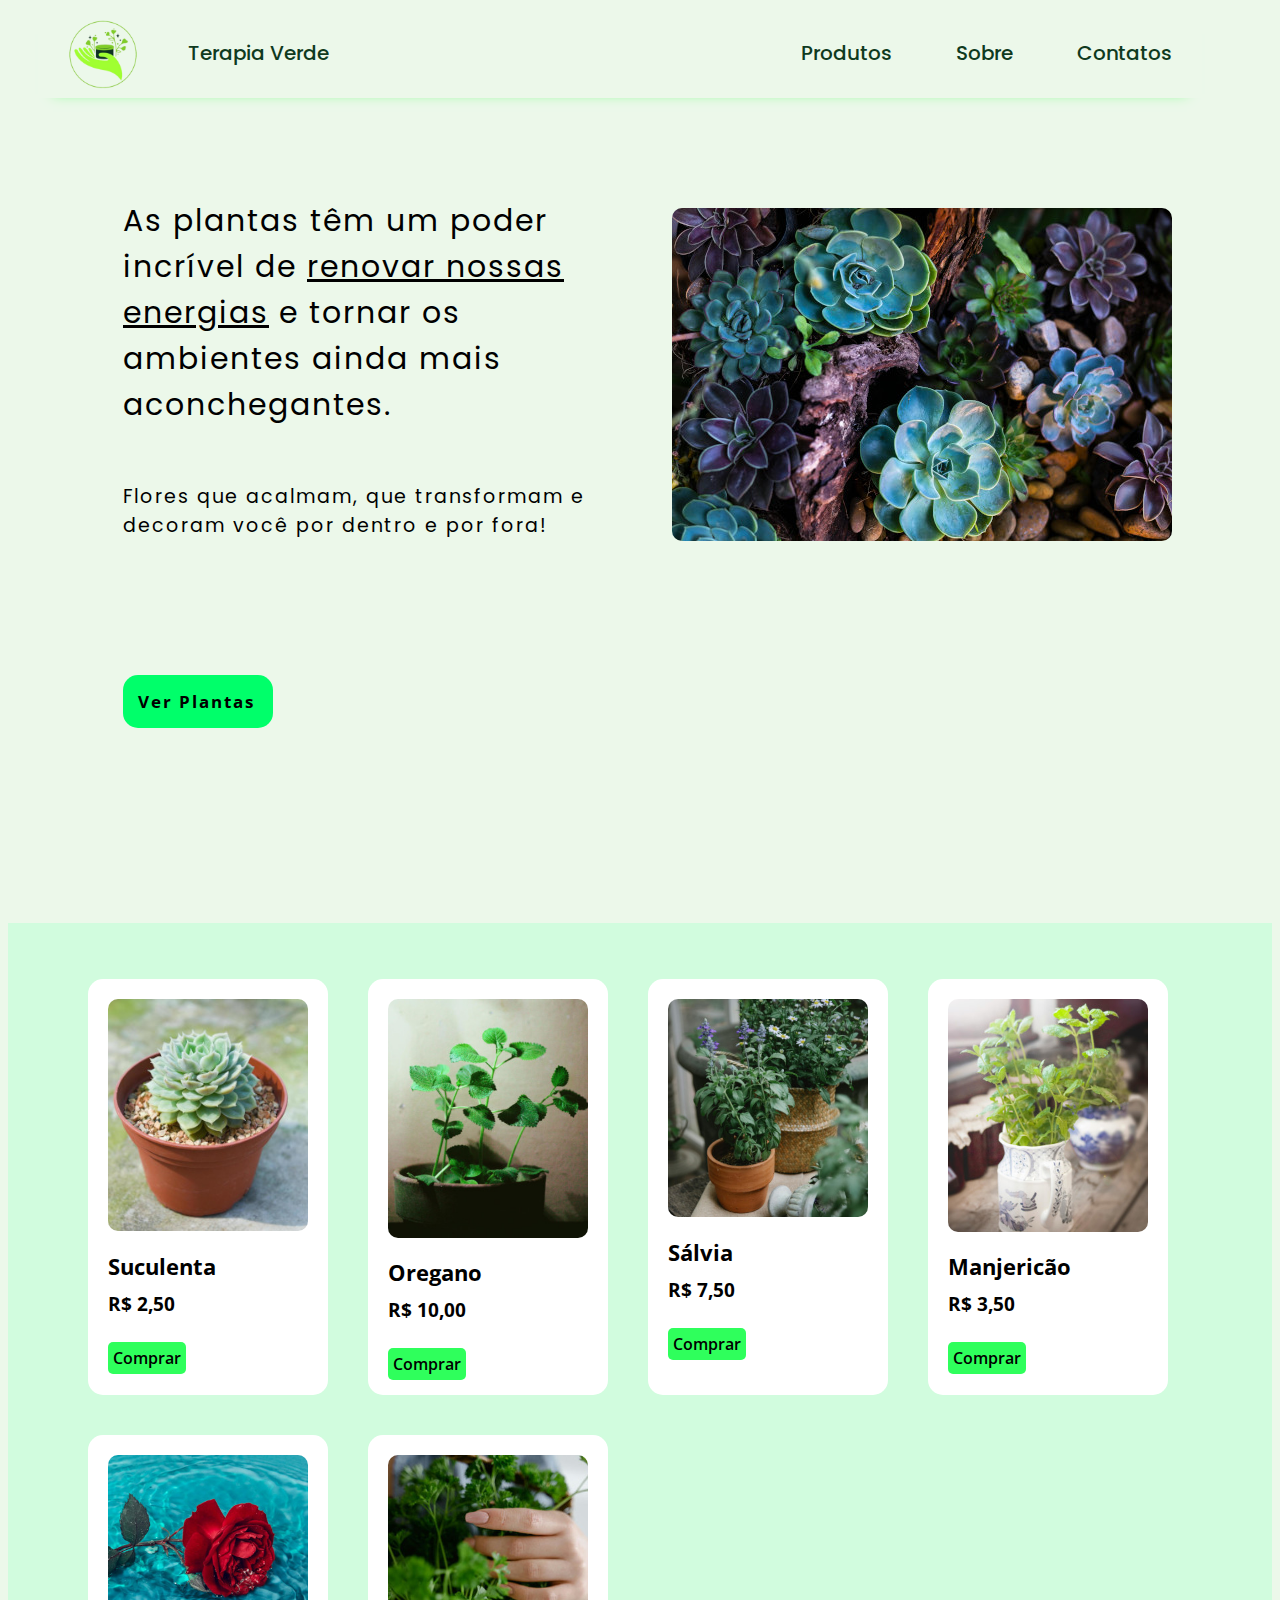
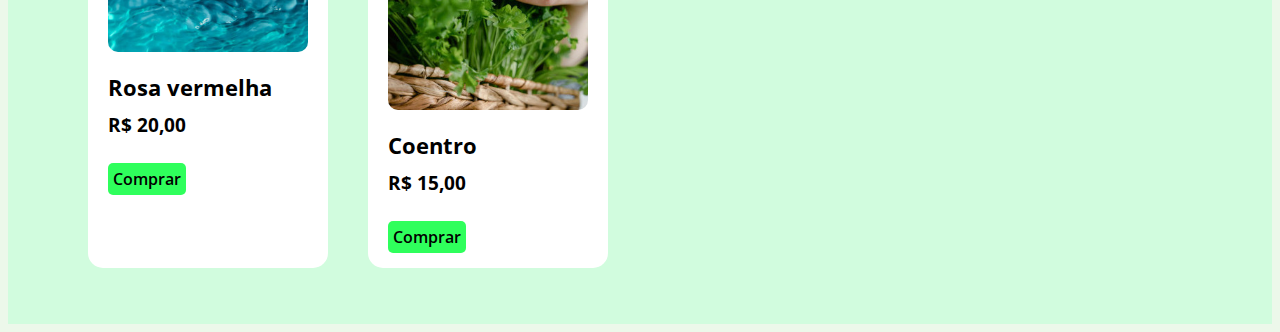
<file: index.html>
<!DOCTYPE html>
<html lang="pt-br">
<head>
    <meta charset="UTF-8">
    <meta name="viewport" content="width=device-width, initial-scale=1.0">
    <title>Terapia Verde - Compre plantas para sua casa!</title>
    <meta name="description" content="Onde comprar plantas? Você veio ao lugar certo! mudas de ervas e plantas medicinais, artesanato com vasos, e muitas plantas de sombra para enfeitar sua casa">
    <link rel="shortcut icon" href="./components/images/logo-favicon.ico" type="image/x-icon">
    <link rel="stylesheet" href="./styles/style.css">
</head>

<header id="barra-inicio">

    <div id="logo-texto">
        <img src="./components/images/logo-favicon.ico" alt="Logo site">

        <a href="#">Terapia Verde</a>
    </div>

    <div id="navegacao">
        <ul>
            <li><a href="#produtos-geral">Produtos</a></li>
            <li><a href="./about.html">Sobre</a></li>
            <li><a href="./contacts.html">Contatos</a></li>
        </ul>
    </div>
</header>

<body>
    <div id="inicial">

        <div id="informacoes">
            <h1>As plantas têm um poder incrível de <a href="https://conquistesuavida.com.br/materia/entenda-por-que-cuidar-de-plantas-e-terapeutico-e-bom-para-o-seu-bem-estar/" target="_blank">renovar nossas energias</a> e tornar os ambientes ainda mais aconchegantes.</h1>
            <p>Flores que acalmam, que transformam e decoram você por dentro e por fora!</p>
            <a id="plantas" href="#produtos-geral">Ver Plantas</a></div>
            
        <img src="./components/images/foto-capa-site.jpg" alt="Foto-site">

    </div>

    <div id="produtos-geral">

        <ul id="produtos-lista">
            <li>
                <img src="./components/images/suculenta-site.jpg" alt="">
                <h1>Suculenta</h1>
                <h2>R$ 2,50</h2>
                <a href="https://wa.me/11961968649?text=Olá%20eu%20gostaria%20de%20saber%20sobre%20as%20suculentas!" target="_blank".>Comprar</a>
            </li>
            <li>
                <img src="./components/images/oregano-site.jpg" alt="">
                <h1>Oregano</h1>
                <h2>R$ 10,00</h2>
                <a href="https://wa.me/11961968649?text=Olá%20eu%20gostaria%20de%20saber%20sobre%20o%20oregano!" target="_blank".>Comprar</a>
            </li>
            <li>
                <img src="./components/images/salvia-site.jpg" alt="">
                <h1>Sálvia</h1>
                <h2>R$ 7,50</h2>
                <a href="https://wa.me/11961968649?text=Olá%20eu%20gostaria%20de%20saber%20sobre%20as%20Sálvias!" target="_blank".>Comprar</a>
            </li>
            <li>
                <img src="./components/images/manjericao-site.jpg" alt="">
                <h1>Manjericão</h1>
                <h2>R$ 3,50</h2>
                <a href="https://wa.me/11961968649?text=Olá%20eu%20gostaria%20de%20saber%20sobre%20o%20Menjericão!" target="_blank".>Comprar</a>
            </li>
            <li>
                <img src="./components/images/rosa-site.jpg" alt=""></a>
                <h1>Rosa vermelha</h1>
                <h2>R$ 20,00</h2>
                <a href="https://wa.me/11961968649?text=Olá%20eu%20gostaria%20de%20saber%20sobre%20a%20Rosa vermelha!" target="_blank".>Comprar</a>
            </li>
            <li>
                <img src="./components/images/coentro-site.jpg" alt=""></a>
                <h1>Coentro</h1>
                <h2>R$ 15,00</h2>
                <a href="https://wa.me/11961968649?text=Olá%20eu%20gostaria%20de%20saber%20sobre%20o%20Coentro!" target="_blank".>Comprar</a>
            </li>
        </ul>

    </div>
</body>
</html>
</file>
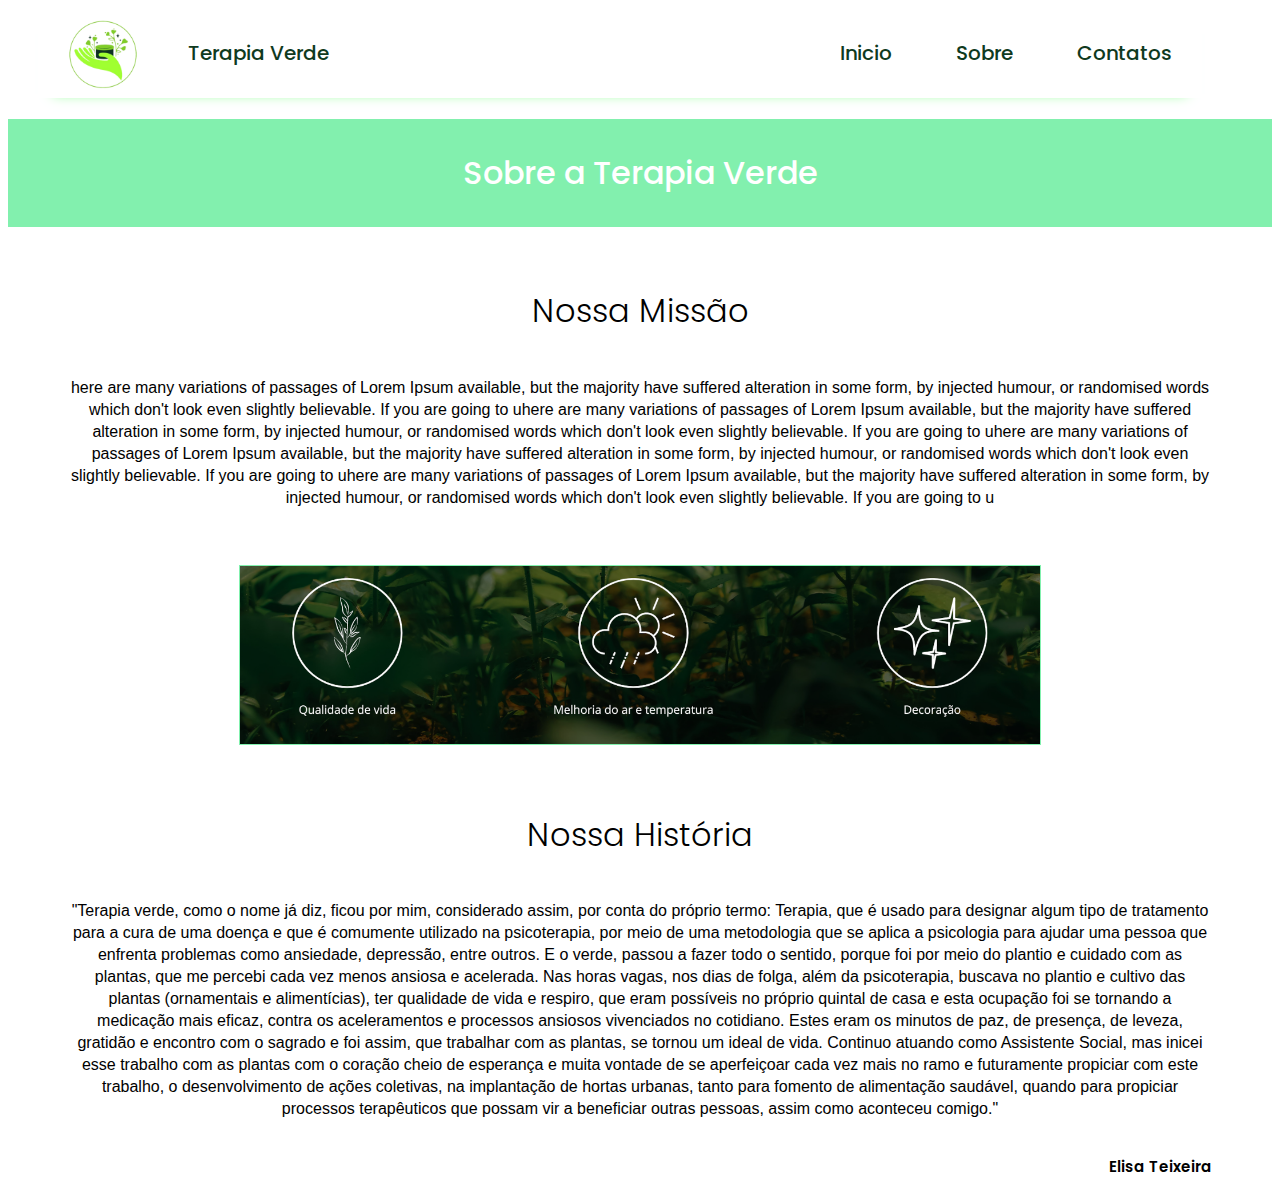
<file: about.html>
<!DOCTYPE html>
<html lang="pr-br">
<head>
    <meta charset="UTF-8">
    <meta name="viewport" content="width=device-width, initial-scale=1.0">
    <title>Terapia Verde - Sobre</title>

    <link rel="shortcut icon" href="./components/images/logo-favicon.ico" type="image/x-icon">

    <link rel="stylesheet" href="./styles/about.css">
    
</head>

<header id="barra-inicio">

    <div id="logo-texto">
        <img src="./components/images/logo-favicon.ico" alt="Logo site">

        <a href="./index.html">Terapia Verde</a>
    </div>

    <div id="navegacao">
        <ul>
            <li><a href="./index.html">Inicio</a></li>
            <li><a href="./about.html">Sobre</a></li>
            <li><a href="./contacts.html">Contatos</a></li>
        </ul>
    </div>
</header>

<body>
        <h1 id="titulo">Sobre a Terapia Verde</h1>

    </div>
    <div id="missao">
        <h1>Nossa Missão</h1>

        <p>here are many variations of passages of Lorem Ipsum available, but the majority have suffered alteration in some form, by injected humour, or randomised words which don't look even slightly believable. If you are going to uhere are many variations of passages of Lorem Ipsum available, but the majority have suffered alteration in some form, by injected humour, or randomised words which don't look even slightly believable. If you are going to uhere are many variations of passages of Lorem Ipsum available, but the majority have suffered alteration in some form, by injected humour, or randomised words which don't look even slightly believable. If you are going to uhere are many variations of passages of Lorem Ipsum available, but the majority have suffered alteration in some form, by injected humour, or randomised words which don't look even slightly believable. If you are going to u</p>

        <img src="./components/images/foto-site-sobre.png" alt="foto com dados aqui">
    </div>
    <div id="historia">
        <h1>Nossa História</h1>

        <p>"Terapia verde, como o nome já diz, ficou por mim, considerado assim, por conta do próprio termo:  Terapia, que é usado para designar algum tipo de tratamento para a cura de uma doença e que é comumente utilizado na psicoterapia, por meio de uma metodologia que se aplica a psicologia para ajudar uma pessoa que enfrenta problemas como ansiedade, depressão, entre outros. E o verde, passou a fazer todo o sentido, porque foi por meio do plantio e cuidado com as plantas, que me percebi cada vez menos ansiosa e acelerada. 
            Nas horas vagas, nos dias de folga, além da psicoterapia, buscava no plantio e cultivo das plantas (ornamentais e alimentícias), ter qualidade de vida e respiro, que eram possíveis no próprio quintal de casa e esta ocupação foi se tornando a medicação mais eficaz, contra os aceleramentos e processos ansiosos vivenciados no cotidiano. Estes eram os minutos de paz, de presença, de leveza, gratidão e encontro com o sagrado e foi assim, que trabalhar com as plantas, se tornou um ideal de vida. 
            Continuo atuando como Assistente Social, mas inicei esse trabalho com as plantas com o coração cheio de esperança e muita vontade de se aperfeiçoar cada vez mais no ramo e futuramente propiciar com este trabalho, o desenvolvimento de ações coletivas, na implantação de hortas urbanas, tanto para fomento de alimentação saudável, quando para propiciar processos terapêuticos que possam vir a beneficiar  outras pessoas, assim como aconteceu comigo."</p>

        <p id="assinatura">Elisa Teixeira</p>
    </div>
</body>
</html>
</file>
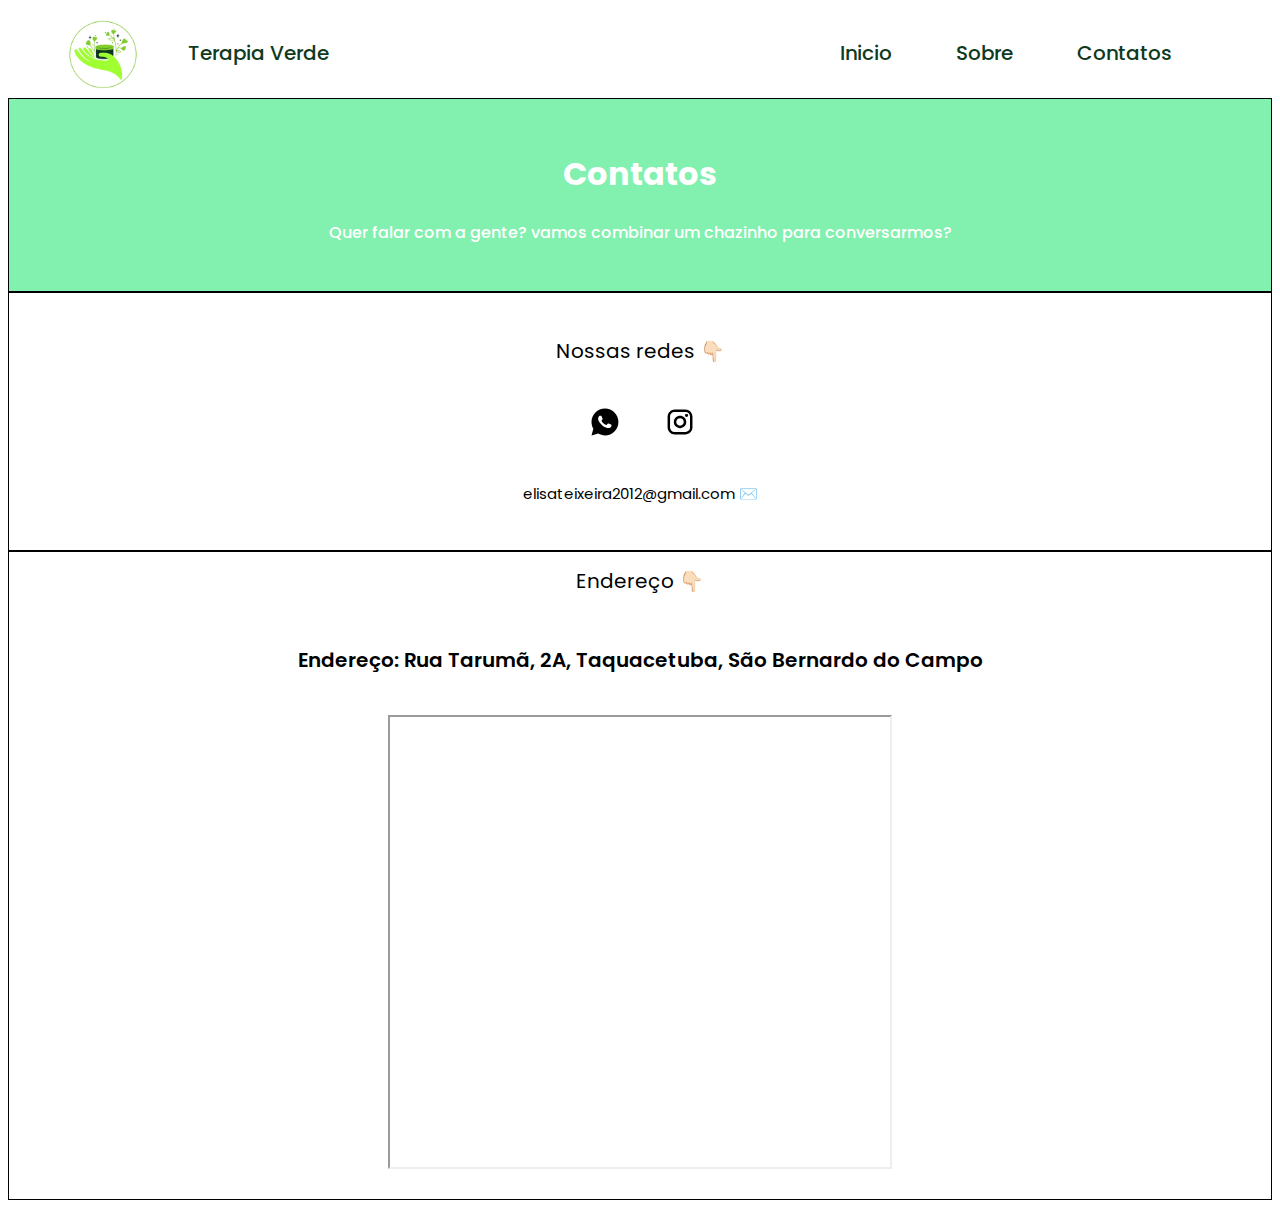
<file: contacts.html>
<!DOCTYPE html>
<html lang="pr-br">
<head>
    <meta charset="UTF-8">
    <meta name="viewport" content="width=device-width, initial-scale=1.0">
    <title>Terapia Verde - Contatos</title>

    <link rel="shortcut icon" href="./components/images/logo-favicon.ico" type="image/x-icon">

    <link rel="stylesheet" href="./styles/contacts.css">

    </style>

</head>

<header id="barra-inicio">

    <div id="logo-texto">
        <img src="./components/images/logo-favicon.ico" alt="Logo site">

        <a href="./index.html">Terapia Verde</a>
    </div>

    <div id="navegacao">
        <ul>
            <li><a href="./index.html">Inicio</a></li>
            <li><a href="./about.html">Sobre</a></li>
            <li><a href="./contacts.html">Contatos</a></li>
        </ul>
    </div>
</header>

<body>
    <div id="titulo">
        <h1>Contatos</h1>

        <p>Quer falar com a gente? vamos combinar um chazinho para conversarmos?</p>
    </div>

    <div id="redes">

        <h1>Nossas redes 👇🏻</h1>

        <ul>
            <li id="pass"><a href="https://wa.me/1161968649" target="_blank"><img src="./components/images/whatsapp-branco.svg" alt="Whatsapp-picture"></a></li>
            <li><a href="https://www.instagram.com/terapia.verde_/" target="_blank"><img src="./components/images/instagram-preto.svg" alt="Instagram-picture"></a></li>
        </ul>

        <p>elisateixeira2012@gmail.com ✉️</p>
    </div>

    <div id="endereco">

        <h1>Endereço 👇🏻</h1>

        <p>Endereço: Rua Tarumã, 2A, Taquacetuba, São Bernardo do Campo</p>

        <iframe src="https://www.google.com/maps/embed?pb=!1m18!1m12!1m3!1d724.2065981040455!2d-46.60338416574705!3d-23.826692952296437!2m3!1f0!2f0!3f0!3m2!1i1024!2i768!4f13.1!3m3!1m2!1s0x94ce39004d8350ab%3A0x55ffa3993e166721!2sElisa%20Plantas!5e0!3m2!1spt-PT!2sbr!4v1714499267920!5m2!1spt-PT!2sbr" width="500" height="450" style="border:3;" allowfullscreen="" loading="lazy" referrerpolicy="no-referrer-when-downgrade"></iframe>
    </div>
</body>
</html>
</file>
<file: styles/style.css>
@import url('https://fonts.googleapis.com/css2?family=Open+Sans:ital,wght@0,300..800;1,300..800&display=swap');

@import url('https://fonts.googleapis.com/css2?family=Poppins:ital,wght@0,100;0,200;0,300;0,400;0,500;0,600;0,700;0,800;0,900;1,100;1,200;1,300;1,400;1,500;1,600;1,700;1,800;1,900&display=swap');

html {
    scroll-behavior: smooth;
}

body {
    background-color: rgb(236, 248, 234);
}

#barra-inicio {
    display: flex;
    justify-content: space-between;
    align-items: center;
    font-family: Poppins;
    box-shadow: 0px 11px 12px -15px rgba(127,255,136,1);
    margin-left: 30px;
    margin-right: 70px;
    height: 90px;
}



#barra-inicio img {
    width: 90px;
    height: 90px;
    text-decoration: underline;
    text-align: center;
    line-height: 55px;
    padding: 20px;
}
#barra-incio #navegacao ul {
    margin: 14px;
}
#barra-inicio #navegacao ul li {
    display: inline;
    padding: 20px;

}

#barra-inicio #navegacao li a {
    font-size: 20px;
    text-transform: capitalize;
    padding: 10px;
    transition: 0.2s;
    text-decoration: none;
    color: rgb(15, 58, 32);
    font-weight: 500;
    transition: 0.3s;
}

#barra-inicio #navegacao li a:hover {
    color: greenyellow;
}

#logo-texto {
    display: flex;
    flex-direction: row;
    align-items: center;
    justify-content: center;
}

#logo-texto a {
    font-size: 20px;
    text-transform: capitalize;
    padding: 10px 20px;
    transition: 0.2s;
    text-decoration: none;
    color: rgb(15, 58, 32);
    font-weight: 500;
    transition: 0.3s;
}

#logo-texto a:hover {
    color: greenyellow;
}

#inicial {
    display: flex;
    min-height: calc(100vh - 125px);
    align-items: center;
    gap: 50px;
    justify-content: space-between;
    align-items: start;
}

#inicial #informacoes {
    display: flex;
    flex-direction: column;
    gap: 15px;
    letter-spacing: 2px;
    padding: 0 15px;
    max-width: 50%;
    font-family: Poppins;
    
}

#inicial #informacoes h1 {
    margin-top: 100px;
    margin-left: 100px;
    font-size: 30px;
    margin-bottom: 20px;
    color: rgb(0, 0, 0);
    font-weight: 400;
}

#inicial #informacoes h1 a {
    font-size: 30px;
    margin-bottom: 20px;
    color: rgb(0, 0, 0);
    font-weight: 400;
    transition: 0.3s;
}

#inicial #informacoes h1 a:hover {
    color: hsl(145, 100%, 50%);
}

#inicial #informacoes p {
    margin-left: 100px;
    font-size: 19px;
    margin-bottom: 20px;
    color: black;
}

#plantas {
    margin: 100px;
    margin-top: 100px;
    background-color: hsl(145, 100%, 50%);
    text-decoration: none;
    color:black;
    width: 120px;
    padding: 15px;
    font-weight: 700;
    font-family: "Open Sans", sans-serif;
    font-size: 17px;
    border-radius: 15px;
    transition: 0.3s;
}

#plantas:hover {
    background-color: hsl(145, 98%, 38%);;
}

#inicial img {
    margin-top: 90px;
    width: 500px;
    padding: 20px;
    margin-right: 80px;
    border-radius: 30px;
}

#produtos-geral {
    margin-top: 50px;
    background-color: #d1fcde;
    font-family: "Open Sans", sans-serif;
    word-break: break-all;
    padding: 20px
}

#produtos-geral ul li img {
    width: 200px;
    border-radius: 10px;
}

#produtos-geral h1{
    font-size: 22px;
    margin-bottom: 0;
}

#produtos-geral h2 {
    margin-top: 10px;
    font-size: 19px;
    margin-bottom: 30px;
}

#produtos-geral a {
    background-color: rgb(47, 255, 92);
    text-decoration: none;
    color: black;
    font-family: "Open Sans", sans-serif;
    font-weight: 600;
    border-radius: 5px;
    padding: 5px;
}

#produtos-geral ul li {
    background-color: white;
    width: 200px;
    padding: 20px;
    margin-bottom: 20px;
    margin: 20px;
    border-radius: 15px;
    list-style: none;
    word-break: break-all;
}

#produtos-lista {
    display: flex;
    flex-wrap: wrap;
}
</file>
<file: styles/about.css>
@import url('https://fonts.googleapis.com/css2?family=Open+Sans:ital,wght@0,300..800;1,300..800&display=swap');

@import url('https://fonts.googleapis.com/css2?family=Poppins:ital,wght@0,100;0,200;0,300;0,400;0,500;0,600;0,700;0,800;0,900;1,100;1,200;1,300;1,400;1,500;1,600;1,700;1,800;1,900&display=swap');

html {
    scroll-behavior: smooth;
}

body {
    background-color: rgb(255, 255, 255);
}

#barra-inicio {
    display: flex;
    justify-content: space-between;
    align-items: center;
    font-family: Poppins;
    box-shadow: 0px 11px 12px -15px rgba(127,255,136,1);
    margin-left: 30px;
    margin-right: 70px;
    height: 90px;
}



#barra-inicio img {
    width: 90px;
    height: 90px;
    text-decoration: underline;
    text-align: center;
    line-height: 55px;
    padding: 20px;
}
#barra-incio #navegacao ul {
    margin: 14px;
}
#barra-inicio #navegacao ul li {
    display: inline;
    padding: 20px;

}

#barra-inicio #navegacao li a {
    font-size: 20px;
    text-transform: capitalize;
    padding: 10px;
    transition: 0.2s;
    text-decoration: none;
    color: rgb(15, 58, 32);
    font-weight: 500;
    transition: 0.3s;
}

#barra-inicio #navegacao li a:hover {
    color: greenyellow;
}

#logo-texto {
    display: flex;
    flex-direction: row;
    align-items: center;
    justify-content: center;
}

#logo-texto a {
    font-size: 20px;
    text-transform: capitalize;
    padding: 10px 20px;
    transition: 0.2s;
    text-decoration: none;
    color: rgb(15, 58, 32);
    font-weight: 500;
    transition: 0.3s;
}

#logo-texto a:hover {
    color: greenyellow;
}

#titulo {
    font-family: Poppins;
    text-align: center;
    background-color: #82f0ae;
    padding: 30px;
    color: rgb(255, 255, 255);
    font-weight: 500;
}

#missao {
    text-align: center;
    margin-top: 60px;
}

#missao h1 {
    font-family: Poppins;
    font-weight: 300;
}

#missao p {
    font-family: sans-serif;
    line-height: 22px;
    padding: 60px;
    padding-bottom: 0;
    padding-top: 20px;
}

#missao img {
    margin: 40px;
    width: 800px;
    border: 1px solid #82f0ae;
}

#historia {
    text-align: center;
    margin-top: 10px;
}

#historia h1 {
    font-family: Poppins;
    font-weight: 300;
}

#historia p {
    font-family: sans-serif;
    line-height: 22px;
    padding: 60px;
    padding-bottom: 0;
    padding-top: 20px;
}

#historia #assinatura {
    font-weight: 600;
    font-size: 15px;
    font-family: Poppins;
    text-align: end;
}
</file>
<file: styles/contacts.css>
@import url('https://fonts.googleapis.com/css2?family=Open+Sans:ital,wght@0,300..800;1,300..800&display=swap');

@import url('https://fonts.googleapis.com/css2?family=Poppins:ital,wght@0,100;0,200;0,300;0,400;0,500;0,600;0,700;0,800;0,900;1,100;1,200;1,300;1,400;1,500;1,600;1,700;1,800;1,900&display=swap');

html {
    scroll-behavior: smooth;
}

body {
    background-color: rgb(255, 255, 255);
}

#barra-inicio {
    display: flex;
    justify-content: space-between;
    align-items: center;
    font-family: Poppins;
    box-shadow: 0px 11px 12px -15px rgba(127,255,136,1);
    margin-left: 30px;
    margin-right: 70px;
    height: 90px;
}



#barra-inicio img {
    width: 90px;
    height: 90px;
    text-decoration: underline;
    text-align: center;
    line-height: 55px;
    padding: 20px;
}
#barra-incio #navegacao ul {
    margin: 14px;
}
#barra-inicio #navegacao ul li {
    display: inline;
    padding: 20px;

}

#barra-inicio #navegacao li a {
    font-size: 20px;
    text-transform: capitalize;
    padding: 10px;
    transition: 0.2s;
    text-decoration: none;
    color: rgb(15, 58, 32);
    font-weight: 500;
    transition: 0.3s;
}

#barra-inicio #navegacao li a:hover {
    color: greenyellow;
}

#logo-texto {
    display: flex;
    flex-direction: row;
    align-items: center;
    justify-content: center;
}

#logo-texto a {
    font-size: 20px;
    text-transform: capitalize;
    padding: 10px 20px;
    transition: 0.2s;
    text-decoration: none;
    color: rgb(15, 58, 32);
    font-weight: 500;
    transition: 0.3s;
}

#logo-texto a:hover {
    color: greenyellow;
}

#titulo {
    font-family: Poppins;
    text-align: center;
    background-color: #82f0ae;
    padding: 30px;
    color: rgb(255, 255, 255);
    font-weight: 500;
    border: 1px solid black;
}

#redes {
    padding: 30px;
    border: 1px solid black;
}

#redes h1 {
    text-align: center;
    font-family: Poppins;
    font-weight: 400;
    font-size: 20px;
}

#redes p {
    text-align: center;
    font-family: Poppins;
    font-weight: 400;
    font-size: 15px;
}

#redes ul {
    padding-left: 0;
    display: flex;
    justify-content: center;
    align-items: center;
}

#redes ul li {
    padding: 20px;
    list-style-type: none;
}

#redes ul li a img {
    width: 30px;
}

#redes #pass a img {
    width: 40px;
}

#endereco {
    display: flex;
    align-items: center;
    flex-direction: column;
    padding: 30px;
    padding-top: 0px;
    border: 1px solid black;
}

#endereco h1 {
    text-align: center;
    font-family: Poppins;
    font-weight: 400;
    font-size: 20px;
}

#endereco p {
    margin-top: 36px;
    text-align: center;
    font-family: Poppins;
    font-weight: 600;
    font-size: 20px;
    margin-bottom: 40px;
}
</file>
